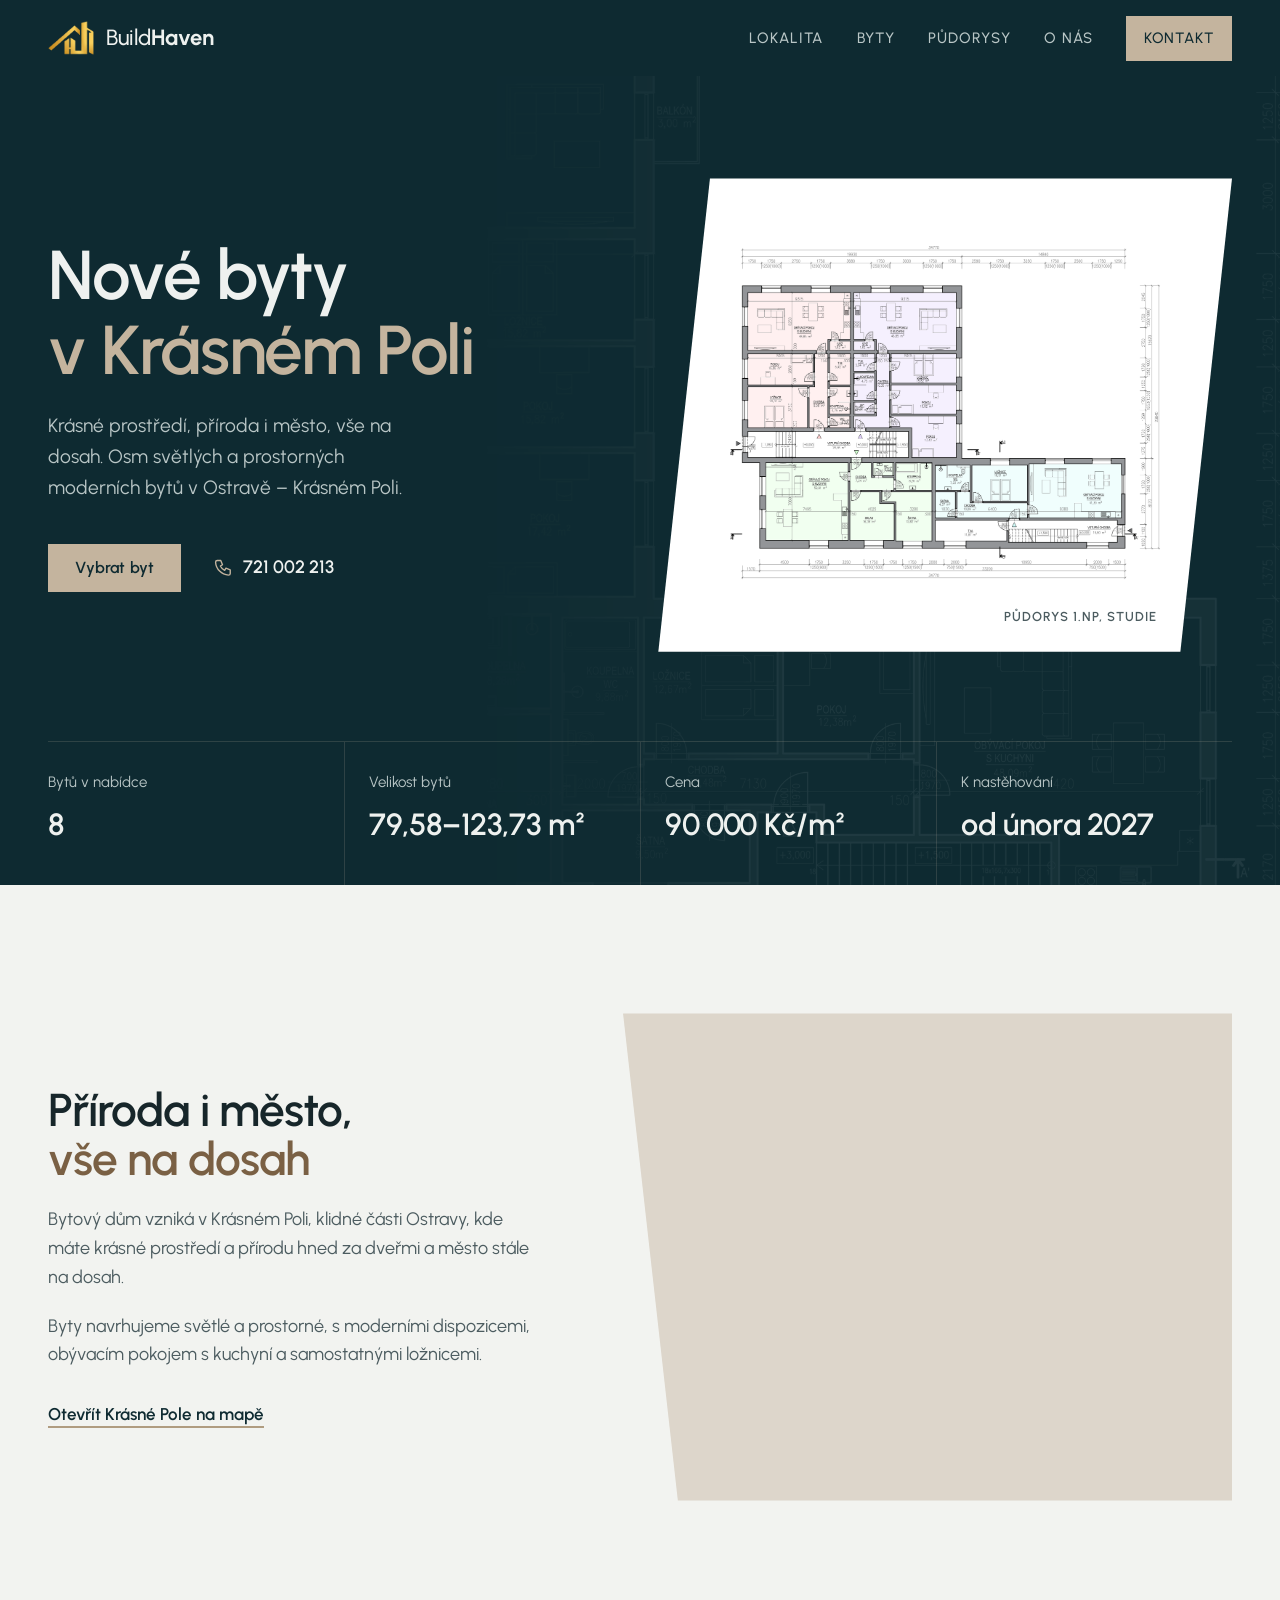
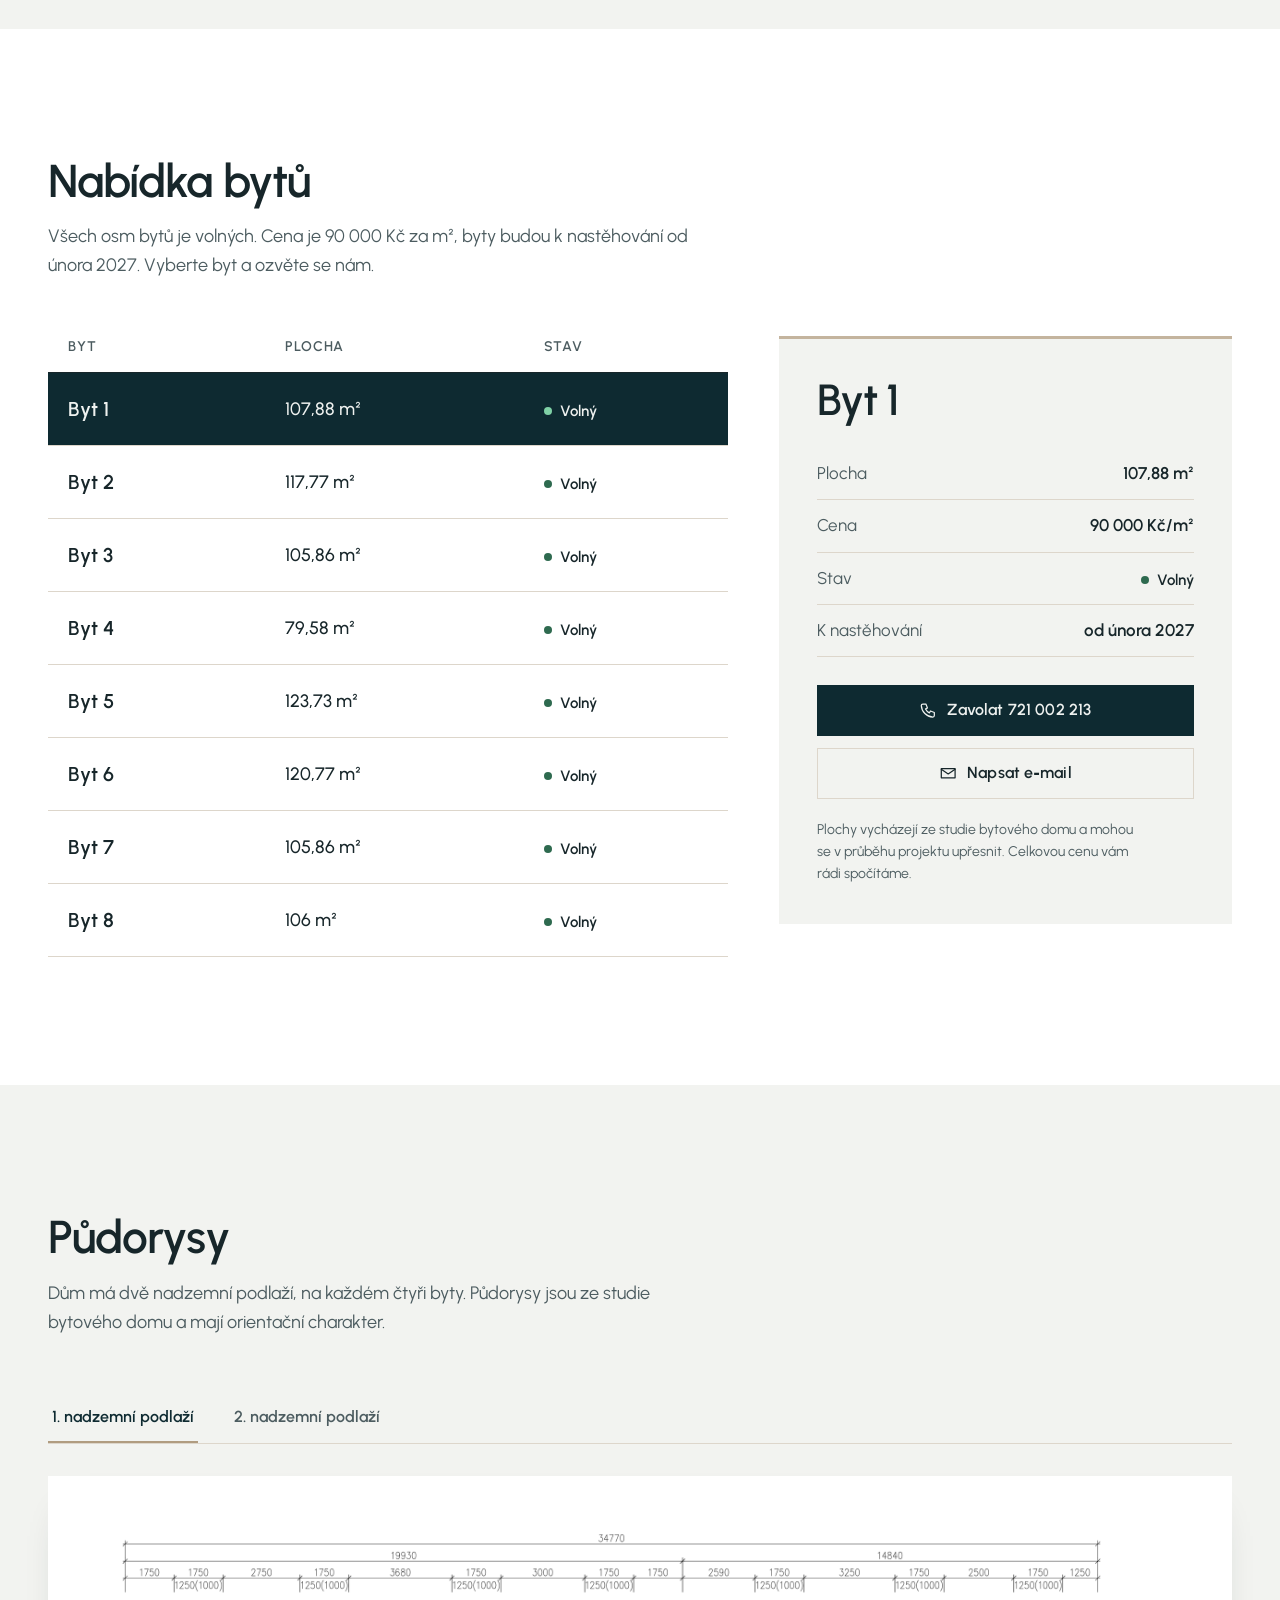
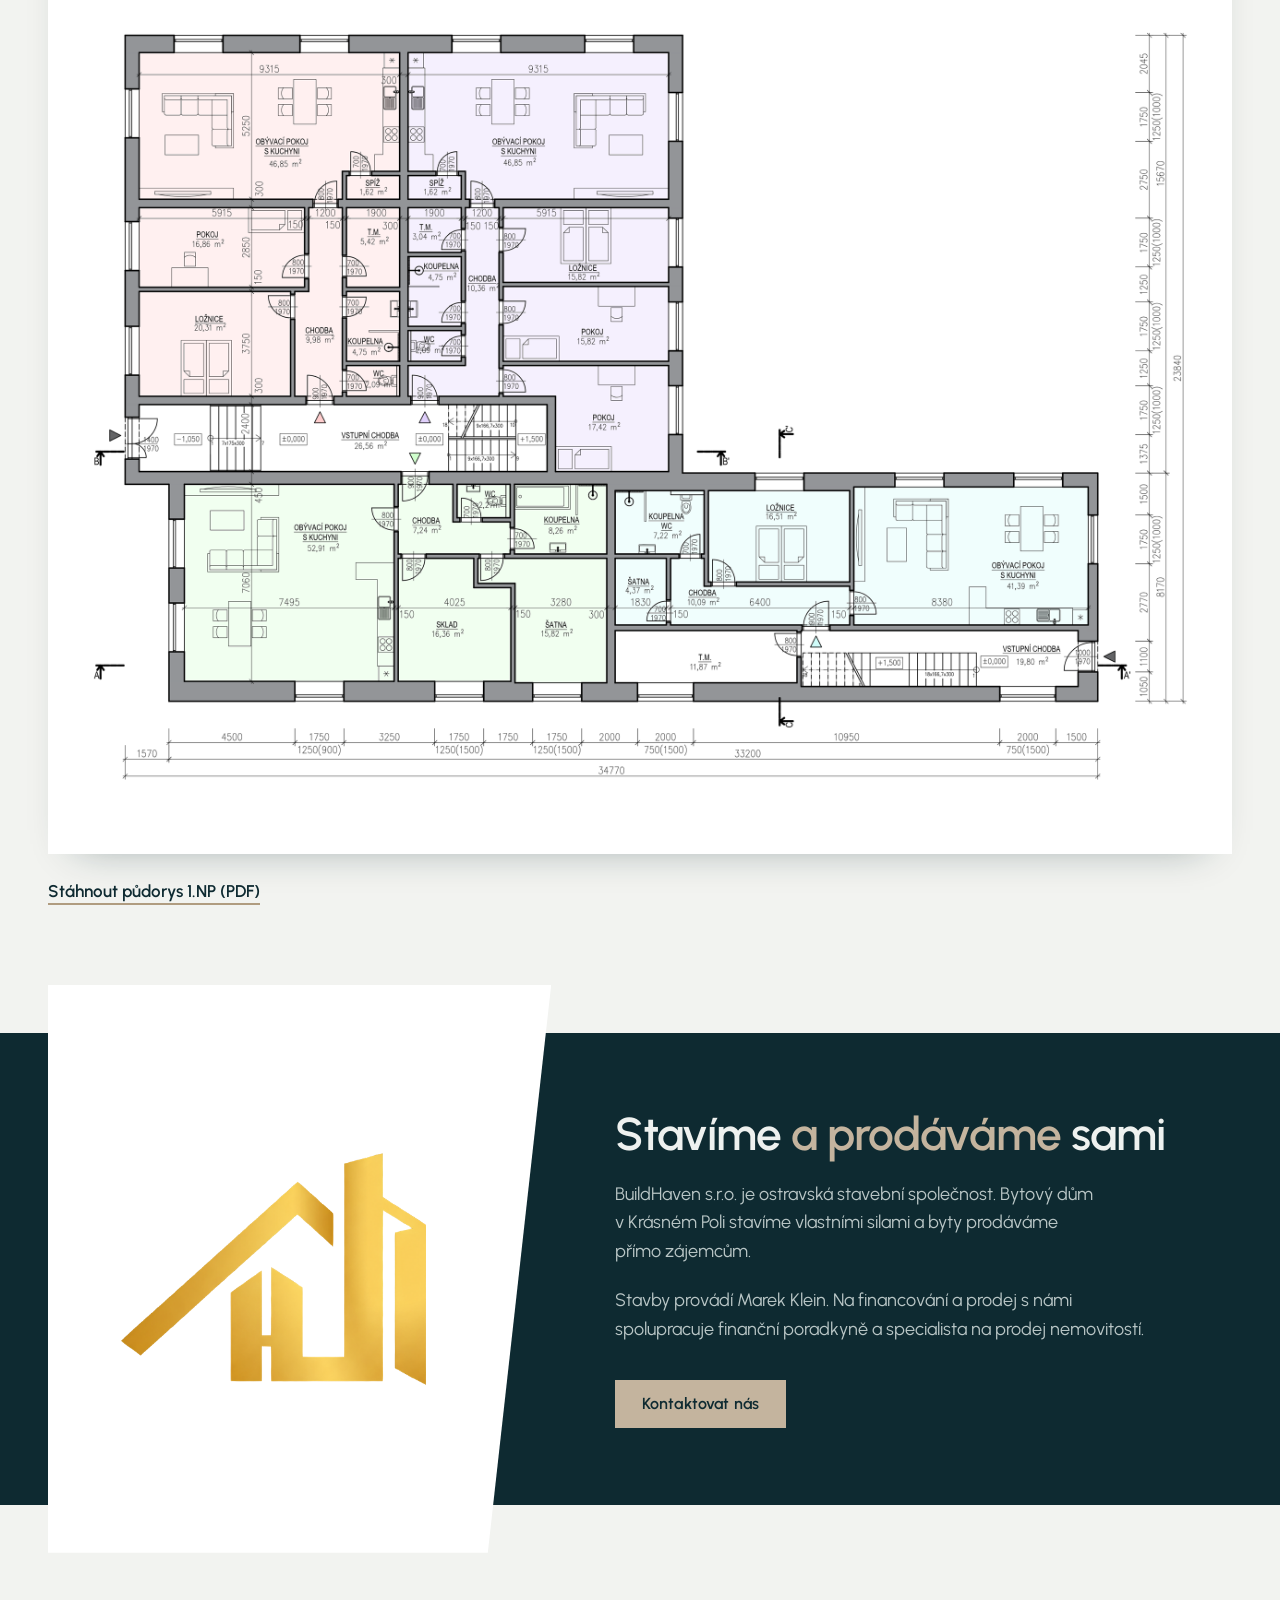
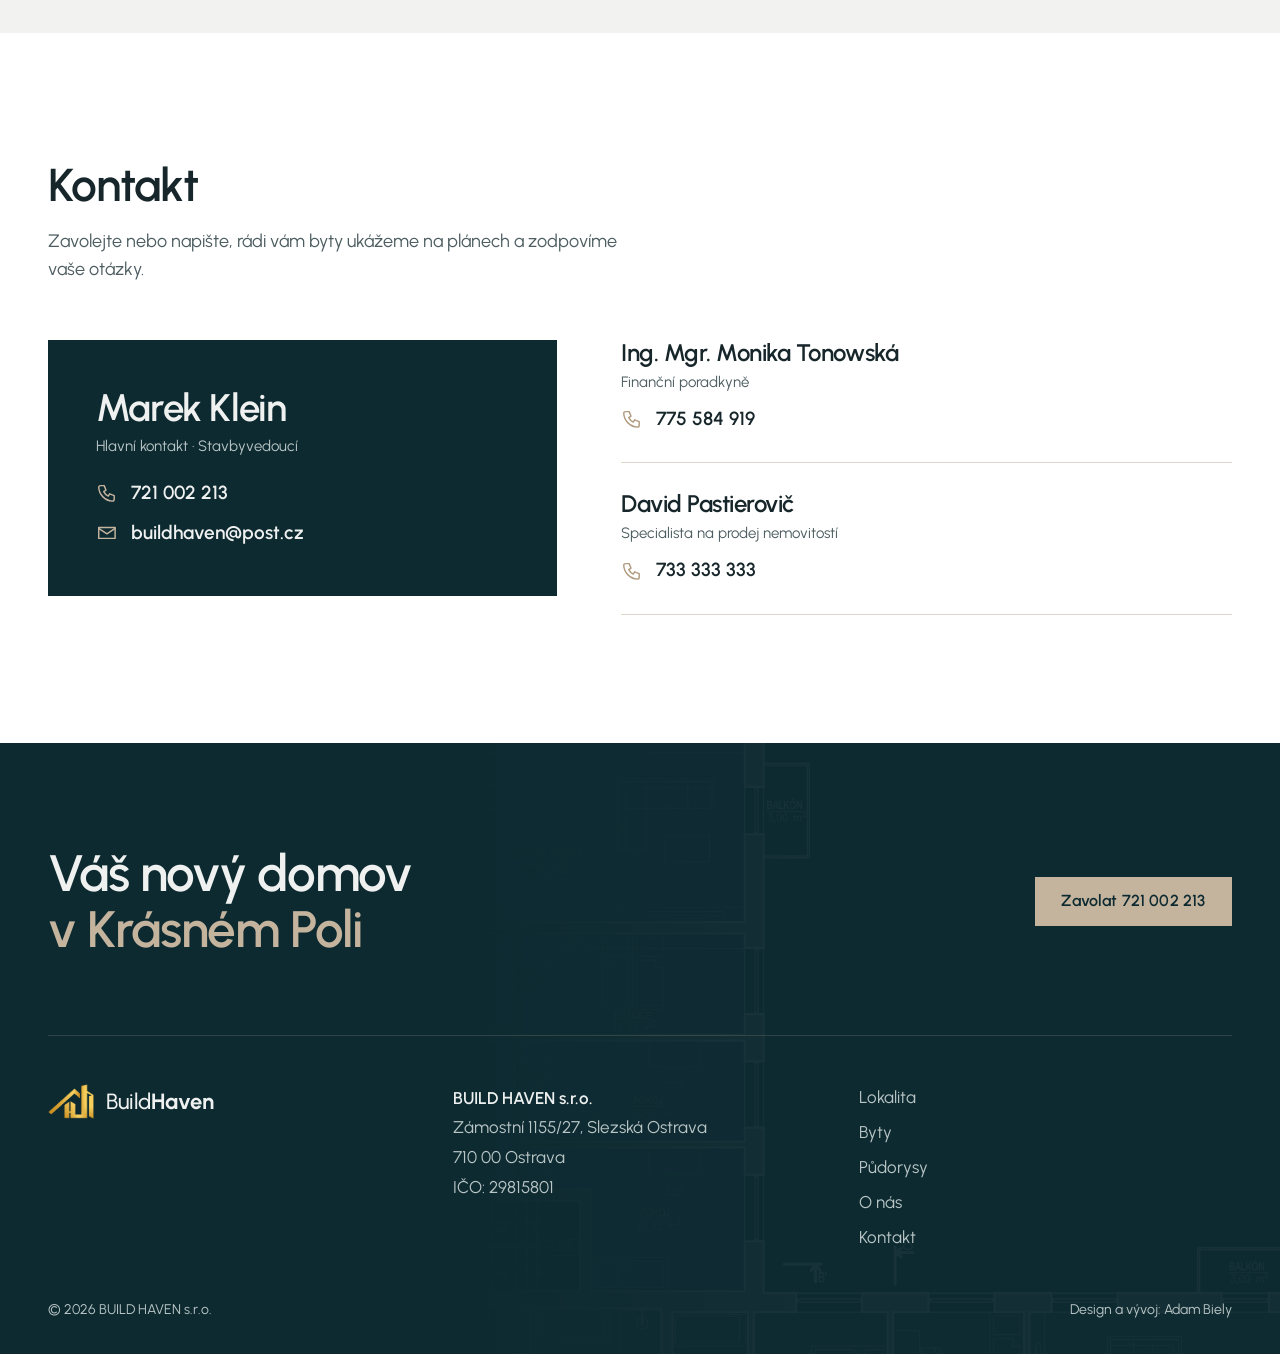
<file: index.html>
<!doctype html>
<html lang="cs">
<head>
  <meta charset="utf-8">
  <meta name="viewport" content="width=device-width, initial-scale=1">
  <title>Nové byty Krásné Pole | BuildHaven</title>
  <meta name="description" content="8 nových bytů v Ostravě – Krásném Poli. 79,58–123,73 m², 90 000 Kč/m², k nastěhování od února 2027. Stavíme a prodáváme BuildHaven s.r.o.">
  <meta name="theme-color" content="#0E2A31">
  <link rel="icon" type="image/png" href="assets/logo-mark.png">
  <link rel="preload" href="assets/fonts/urbanist-latin.woff2" as="font" type="font/woff2" crossorigin>
  <link rel="stylesheet" href="styles.css">
</head>
<body>
  <a class="skip" href="#obsah">Přeskočit na obsah</a>

  <header class="site-header" data-header>
    <div class="wrap header-inner">
      <a class="brand" href="#top" aria-label="BuildHaven – úvod">
        <img src="assets/logo-mark.png" alt="" width="489" height="372">
        <span>Build<b>Haven</b></span>
      </a>
      <button class="menu-toggle" type="button" aria-expanded="false" aria-controls="menu" data-menu-toggle>
        <span class="menu-toggle-bars" aria-hidden="true"></span>
        <span class="sr">Menu</span>
      </button>
      <nav class="nav" id="menu" aria-label="Hlavní navigace">
        <a href="#lokalita">Lokalita</a>
        <a href="#byty">Byty</a>
        <a href="#pudorysy">Půdorysy</a>
        <a href="#o-nas">O nás</a>
        <a href="#kontakt" class="nav-cta">Kontakt</a>
      </nav>
    </div>
  </header>

  <main id="obsah">
    <section class="hero" id="top">
      <div class="hero-lines" aria-hidden="true"></div>
      <div class="wrap hero-grid">
        <div class="hero-copy">
          <h1>Nové byty <span class="hl">v&nbsp;Krásném Poli</span></h1>
          <p class="hero-lead">Krásné prostředí, příroda i&nbsp;město, vše na dosah. Osm světlých a&nbsp;prostorných moderních bytů v&nbsp;Ostravě – Krásném Poli.</p>
          <div class="hero-actions">
            <a class="btn" href="#byty">Vybrat byt</a>
            <a class="hero-phone" href="tel:+420721002213">
              <svg viewBox="0 0 24 24" aria-hidden="true"><path d="M5 4h4l2 5-2.5 1.5a11 11 0 0 0 5 5L15 13l5 2v4a2 2 0 0 1-2 2A16 16 0 0 1 3 6a2 2 0 0 1 2-2"/></svg>
              721&nbsp;002&nbsp;213
            </a>
          </div>
        </div>
        <figure class="hero-frame" data-hero-frame>
          <img src="assets/plans/pudorys-1np.png" alt="Půdorys 1. nadzemního podlaží bytového domu v Krásném Poli" width="2400" height="1954">
          <figcaption>Půdorys 1.NP, studie</figcaption>
        </figure>
      </div>
      <div class="wrap">
        <dl class="facts">
          <div><dt>Bytů v&nbsp;nabídce</dt><dd>8</dd></div>
          <div><dt>Velikost bytů</dt><dd>79,58–123,73&nbsp;m²</dd></div>
          <div><dt>Cena</dt><dd>90&nbsp;000&nbsp;Kč/m²</dd></div>
          <div><dt>K&nbsp;nastěhování</dt><dd>od února 2027</dd></div>
        </dl>
      </div>
    </section>

    <section class="section location" id="lokalita">
      <div class="wrap location-grid">
        <div class="location-copy">
          <h2>Příroda i&nbsp;město, <span class="hl-dark">vše na dosah</span></h2>
          <p>Bytový dům vzniká v&nbsp;Krásném Poli, klidné části Ostravy, kde máte krásné prostředí a&nbsp;přírodu hned za dveřmi a&nbsp;město stále na dosah.</p>
          <p>Byty navrhujeme světlé a&nbsp;prostorné, s&nbsp;moderními dispozicemi, obývacím pokojem s&nbsp;kuchyní a&nbsp;samostatnými ložnicemi.</p>
          <a class="text-link" href="https://mapy.cz/zakladni?q=Kr%C3%A1sn%C3%A9%20Pole%2C%20Ostrava" target="_blank" rel="noopener">Otevřít Krásné Pole na mapě</a>
        </div>
        <div class="map-frame">
          <iframe title="Mapa: Krásné Pole, Ostrava" loading="lazy" referrerpolicy="no-referrer-when-downgrade"
            src="https://www.google.com/maps?q=Kr%C3%A1sn%C3%A9+Pole,+Ostrava&z=13&output=embed"></iframe>
        </div>
      </div>
    </section>

    <section class="section units" id="byty">
      <div class="wrap">
        <div class="section-head">
          <h2>Nabídka bytů</h2>
          <p>Všech osm bytů je volných. Cena je 90&nbsp;000&nbsp;Kč za m², byty budou k&nbsp;nastěhování od února 2027. Vyberte byt a&nbsp;ozvěte se nám.</p>
        </div>

        <div class="units-grid">
          <div class="unit-table">
            <div class="unit-row unit-row-head" aria-hidden="true">
              <span>Byt</span>
              <span>Plocha</span>
              <span>Stav</span>
            </div>
            <ul class="unit-list" aria-label="Přehled bytů" data-unit-list></ul>
          </div>

          <aside class="unit-detail" aria-live="polite" data-unit-detail>
            <h3 data-d-name>Byt 1</h3>
            <dl class="unit-detail-specs">
              <div><dt>Plocha</dt><dd data-d-area>107,88 m²</dd></div>
              <div><dt>Cena</dt><dd>90&nbsp;000&nbsp;Kč/m²</dd></div>
              <div><dt>Stav</dt><dd><span class="status">Volný</span></dd></div>
              <div><dt>K&nbsp;nastěhování</dt><dd>od února 2027</dd></div>
            </dl>
            <div class="unit-detail-actions">
              <a class="btn btn-dark" href="tel:+420721002213">
                <svg viewBox="0 0 24 24" aria-hidden="true"><path d="M5 4h4l2 5-2.5 1.5a11 11 0 0 0 5 5L15 13l5 2v4a2 2 0 0 1-2 2A16 16 0 0 1 3 6a2 2 0 0 1 2-2"/></svg>
                Zavolat 721&nbsp;002&nbsp;213
              </a>
              <a class="btn btn-ghost" data-d-mail href="mailto:buildhaven@post.cz?subject=Z%C3%A1jem%20o%20Byt%201">
                <svg viewBox="0 0 24 24" aria-hidden="true"><path d="M3 6h18v12H3z"/><path d="m3 7 9 6 9-6"/></svg>
                Napsat e‑mail
              </a>
            </div>
            <p class="unit-detail-note">Plochy vycházejí ze studie bytového domu a&nbsp;mohou se v&nbsp;průběhu projektu upřesnit. Celkovou cenu vám rádi spočítáme.</p>
          </aside>
        </div>
      </div>
    </section>

    <section class="section plans" id="pudorysy">
      <div class="wrap">
        <div class="section-head">
          <h2>Půdorysy</h2>
          <p>Dům má dvě nadzemní podlaží, na každém čtyři byty. Půdorysy jsou ze studie bytového domu a&nbsp;mají orientační charakter.</p>
        </div>
        <div class="plan-tabs" role="tablist" aria-label="Podlaží">
          <button role="tab" id="tab-1np" aria-controls="panel-1np" aria-selected="true" data-tab>1. nadzemní podlaží</button>
          <button role="tab" id="tab-2np" aria-controls="panel-2np" aria-selected="false" tabindex="-1" data-tab>2. nadzemní podlaží</button>
        </div>
        <div class="plan-panel" role="tabpanel" id="panel-1np" aria-labelledby="tab-1np">
          <a class="plan-image" href="assets/plans/pudorys-1np.png" target="_blank" rel="noopener">
            <img src="assets/plans/pudorys-1np.png" alt="Půdorys 1. nadzemního podlaží se čtyřmi byty" width="2400" height="1954" loading="lazy">
            <span class="plan-zoom">Zvětšit</span>
          </a>
          <a class="text-link" href="floorplan1.pdf" download>Stáhnout půdorys 1.NP (PDF)</a>
        </div>
        <div class="plan-panel" role="tabpanel" id="panel-2np" aria-labelledby="tab-2np" hidden>
          <a class="plan-image" href="assets/plans/pudorys-2np.png" target="_blank" rel="noopener">
            <img src="assets/plans/pudorys-2np.png" alt="Půdorys 2. nadzemního podlaží se čtyřmi byty a balkony" width="2400" height="1954" loading="lazy">
            <span class="plan-zoom">Zvětšit</span>
          </a>
          <a class="text-link" href="floorplan2.pdf" download>Stáhnout půdorys 2.NP (PDF)</a>
        </div>
      </div>
    </section>

    <section class="section gallery" id="vizualizace" hidden data-gallery>
      <div class="wrap">
        <div class="section-head">
          <h2>Vizualizace</h2>
        </div>
        <div class="gallery-grid" data-gallery-grid></div>
      </div>
    </section>

    <section class="about" id="o-nas">
      <div class="wrap about-grid">
        <figure class="about-frame" data-about-frame>
          <img src="assets/logo-mark.png" alt="" width="489" height="372" loading="lazy">
        </figure>
        <div class="about-copy">
          <h2>Stavíme <span class="hl">a&nbsp;prodáváme</span> sami</h2>
          <p>BuildHaven s.r.o. je ostravská stavební společnost. Bytový dům v&nbsp;Krásném Poli stavíme vlastními silami a&nbsp;byty prodáváme přímo zájemcům.</p>
          <p>Stavby provádí Marek Klein. Na financování a&nbsp;prodej s&nbsp;námi spolupracuje finanční poradkyně a&nbsp;specialista na prodej nemovitostí.</p>
          <a class="btn" href="#kontakt">Kontaktovat nás</a>
        </div>
      </div>
    </section>

    <section class="section contact" id="kontakt">
      <div class="wrap">
        <div class="section-head">
          <h2>Kontakt</h2>
          <p>Zavolejte nebo napište, rádi vám byty ukážeme na plánech a&nbsp;zodpovíme vaše otázky.</p>
        </div>
        <div class="contact-grid">
          <div class="contact-main">
            <h3>Marek Klein</h3>
            <p class="contact-role">Hlavní kontakt · Stavbyvedoucí</p>
            <a class="contact-line" href="tel:+420721002213">
              <svg viewBox="0 0 24 24" aria-hidden="true"><path d="M5 4h4l2 5-2.5 1.5a11 11 0 0 0 5 5L15 13l5 2v4a2 2 0 0 1-2 2A16 16 0 0 1 3 6a2 2 0 0 1 2-2"/></svg>
              721&nbsp;002&nbsp;213
            </a>
            <a class="contact-line" href="mailto:buildhaven@post.cz">
              <svg viewBox="0 0 24 24" aria-hidden="true"><path d="M3 6h18v12H3z"/><path d="m3 7 9 6 9-6"/></svg>
              buildhaven@post.cz
            </a>
          </div>
          <ul class="contact-list">
            <li>
              <h3>Ing. Mgr. Monika Tonowská</h3>
              <p class="contact-role">Finanční poradkyně</p>
              <a class="contact-line" href="tel:+420775584919">
                <svg viewBox="0 0 24 24" aria-hidden="true"><path d="M5 4h4l2 5-2.5 1.5a11 11 0 0 0 5 5L15 13l5 2v4a2 2 0 0 1-2 2A16 16 0 0 1 3 6a2 2 0 0 1 2-2"/></svg>
                775&nbsp;584&nbsp;919
              </a>
            </li>
            <li>
              <h3>David Pastierovič</h3>
              <p class="contact-role">Specialista na prodej nemovitostí</p>
              <a class="contact-line" href="tel:+420733333333">
                <svg viewBox="0 0 24 24" aria-hidden="true"><path d="M5 4h4l2 5-2.5 1.5a11 11 0 0 0 5 5L15 13l5 2v4a2 2 0 0 1-2 2A16 16 0 0 1 3 6a2 2 0 0 1 2-2"/></svg>
                733&nbsp;333&nbsp;333
              </a>
            </li>
          </ul>
        </div>
      </div>
    </section>
  </main>

  <footer class="site-footer">
    <div class="hero-lines" aria-hidden="true"></div>
    <div class="wrap">
      <div class="closing">
        <p class="closing-title">Váš nový domov <span class="hl">v&nbsp;Krásném Poli</span></p>
        <a class="btn" href="tel:+420721002213">Zavolat 721&nbsp;002&nbsp;213</a>
      </div>
      <div class="footer-grid">
        <a class="brand" href="#top" aria-label="BuildHaven – zpět nahoru">
          <img src="assets/logo-mark.png" alt="" width="489" height="372">
          <span>Build<b>Haven</b></span>
        </a>
        <address>
          <strong>BUILD HAVEN s.r.o.</strong><br>
          Zámostní 1155/27, Slezská Ostrava<br>
          710&nbsp;00 Ostrava<br>
          IČO: 29815801
        </address>
        <nav class="footer-nav" aria-label="Patička">
          <a href="#lokalita">Lokalita</a>
          <a href="#byty">Byty</a>
          <a href="#pudorysy">Půdorysy</a>
          <a href="#o-nas">O nás</a>
          <a href="#kontakt">Kontakt</a>
        </nav>
      </div>
      <div class="footer-bottom">
        <p>© 2026 BUILD HAVEN s.r.o.</p>
        <p>Design a&nbsp;vývoj: Adam Biely</p>
      </div>
    </div>
  </footer>

  <script src="script.js"></script>
</body>
</html>
</file>
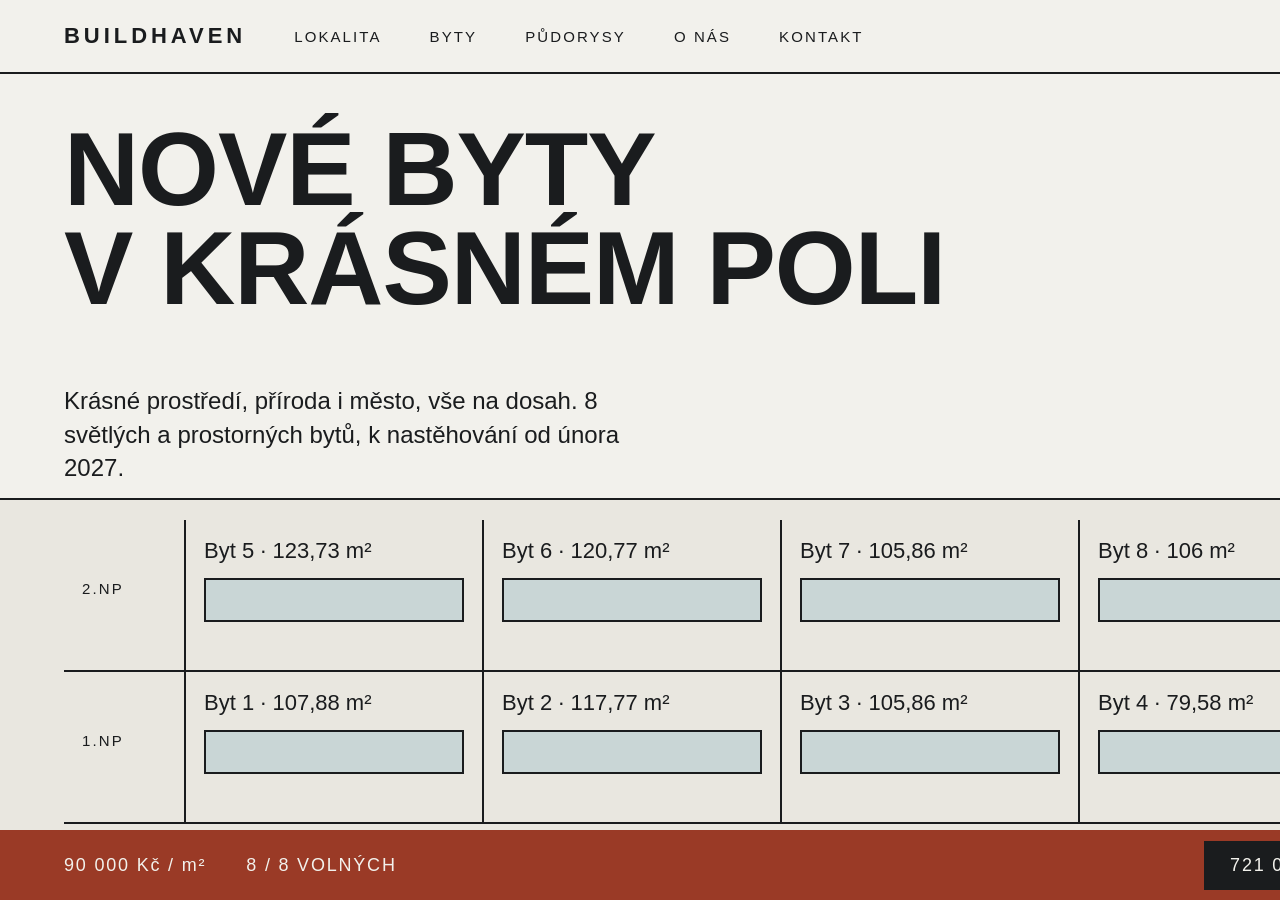
<file: .impeccable/mocks/decision/assigned.html>
<!doctype html><html lang="cs"><meta charset="utf-8"><style>
body{margin:0;width:1440px;height:900px;background:#F2F1EC;font-family:"Jost",Futura,"Century Gothic",sans-serif;color:#1A1C1E;overflow:hidden;position:relative}
.nav{position:absolute;top:0;left:0;right:0;height:72px;display:flex;align-items:center;gap:48px;padding:0 64px;border-bottom:2px solid #1A1C1E}
.nav b{font-size:22px;letter-spacing:.18em}.nav span{font-size:15px;letter-spacing:.14em;text-transform:uppercase}
.sign{position:absolute;right:64px;top:120px;writing-mode:vertical-rl;font-size:64px;letter-spacing:.3em;font-weight:600;color:#9A3A26}
h1{position:absolute;left:64px;top:120px;margin:0;font-size:104px;line-height:.95;font-weight:600;letter-spacing:-.01em;text-transform:uppercase;width:900px}
.lead{position:absolute;left:64px;top:360px;font-size:24px;width:620px;line-height:1.4}
.facade{position:absolute;left:0;right:0;bottom:0;height:380px;background:#E9E7E0;border-top:2px solid #1A1C1E}
.floor{display:grid;grid-template-columns:120px repeat(4,1fr);gap:0;margin:0 64px;border-bottom:2px solid #1A1C1E;height:150px}
.floor div{border-left:2px solid #1A1C1E;padding:18px;font-size:22px}
.floor div:first-child{border:0;font-size:15px;letter-spacing:.14em;padding-top:60px}
.floor div i{display:block;height:40px;margin-top:14px;background:#C9D6D6;border:2px solid #1A1C1E}
.plinth{position:absolute;left:0;right:0;bottom:0;height:70px;background:#9A3A26;color:#F2F1EC;display:flex;align-items:center;padding:0 64px;gap:40px;font-size:18px;letter-spacing:.1em}
.cta{margin-left:auto;background:#1A1C1E;padding:14px 26px}
</style><body>
<div class="nav"><b>BUILDHAVEN</b><span>Lokalita</span><span>Byty</span><span>Půdorysy</span><span>O nás</span><span>Kontakt</span></div>
<h1>Nové byty v&nbsp;Krásném Poli</h1>
<p class="lead">Krásné prostředí, příroda i město, vše na dosah. 8 světlých a prostorných bytů, k nastěhování od února 2027.</p>
<div class="sign">KRÁSNÉ POLE</div>
<div class="facade" style="padding-top:20px">
<div class="floor"><div>2.NP</div><div>Byt 5 · 123,73 m²<i></i></div><div>Byt 6 · 120,77 m²<i></i></div><div>Byt 7 · 105,86 m²<i></i></div><div>Byt 8 · 106 m²<i></i></div></div>
<div class="floor"><div>1.NP</div><div>Byt 1 · 107,88 m²<i></i></div><div>Byt 2 · 117,77 m²<i></i></div><div>Byt 3 · 105,86 m²<i></i></div><div>Byt 4 · 79,58 m²<i></i></div></div>
</div>
<div class="plinth"><span>90 000 Kč / m²</span><span>8 / 8 VOLNÝCH</span><span class="cta">721 002 213</span></div>
</body></html>
</file>
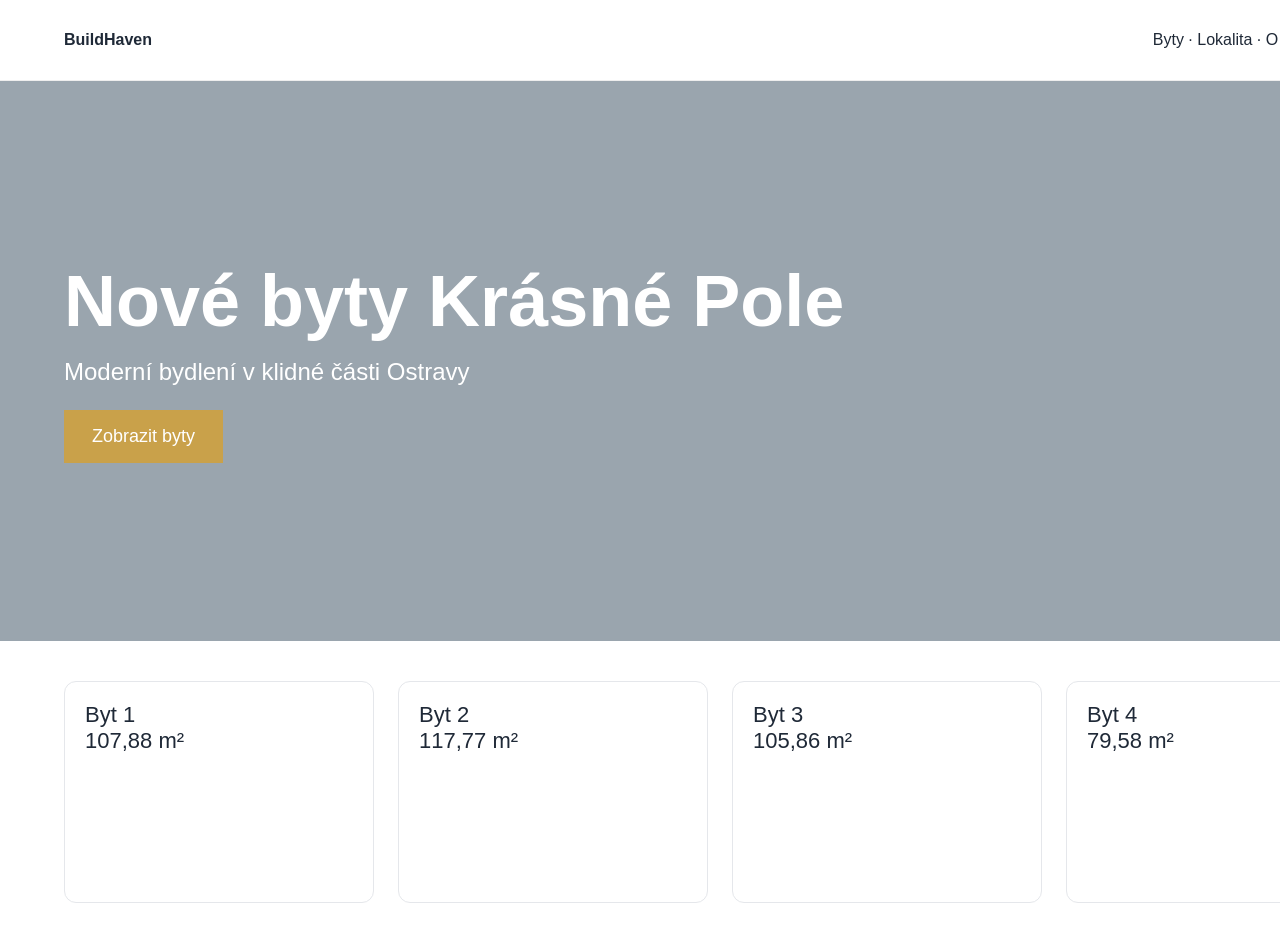
<file: .impeccable/mocks/decision/canon.html>
<!doctype html><html lang="cs"><meta charset="utf-8"><style>
body{margin:0;width:1440px;height:900px;background:#fff;font-family:Arial,sans-serif;color:#1F2937;overflow:hidden}
.nav{height:80px;display:flex;align-items:center;justify-content:space-between;padding:0 64px;border-bottom:1px solid #eee;font-size:16px}
.hero{height:560px;background:#9AA5AE;display:flex;flex-direction:column;justify-content:center;padding:0 64px;color:#fff}
.hero h1{font-size:72px;margin:0 0 16px}.hero p{font-size:24px;margin:0 0 24px}.hero a{background:#C9A14A;color:#fff;padding:16px 28px;width:max-content;font-size:18px}
.cards{display:grid;grid-template-columns:repeat(4,1fr);gap:24px;padding:40px 64px}.cards div{height:180px;border:1px solid #e5e7eb;border-radius:12px;padding:20px;font-size:22px}
</style><body><div class="nav"><b>BuildHaven</b><span>Byty · Lokalita · O nás · Kontakt</span></div>
<div class="hero"><h1>Nové byty Krásné Pole</h1><p>Moderní bydlení v klidné části Ostravy</p><a>Zobrazit byty</a></div>
<div class="cards"><div>Byt 1<br>107,88 m²</div><div>Byt 2<br>117,77 m²</div><div>Byt 3<br>105,86 m²</div><div>Byt 4<br>79,58 m²</div></div></body></html>
</file>
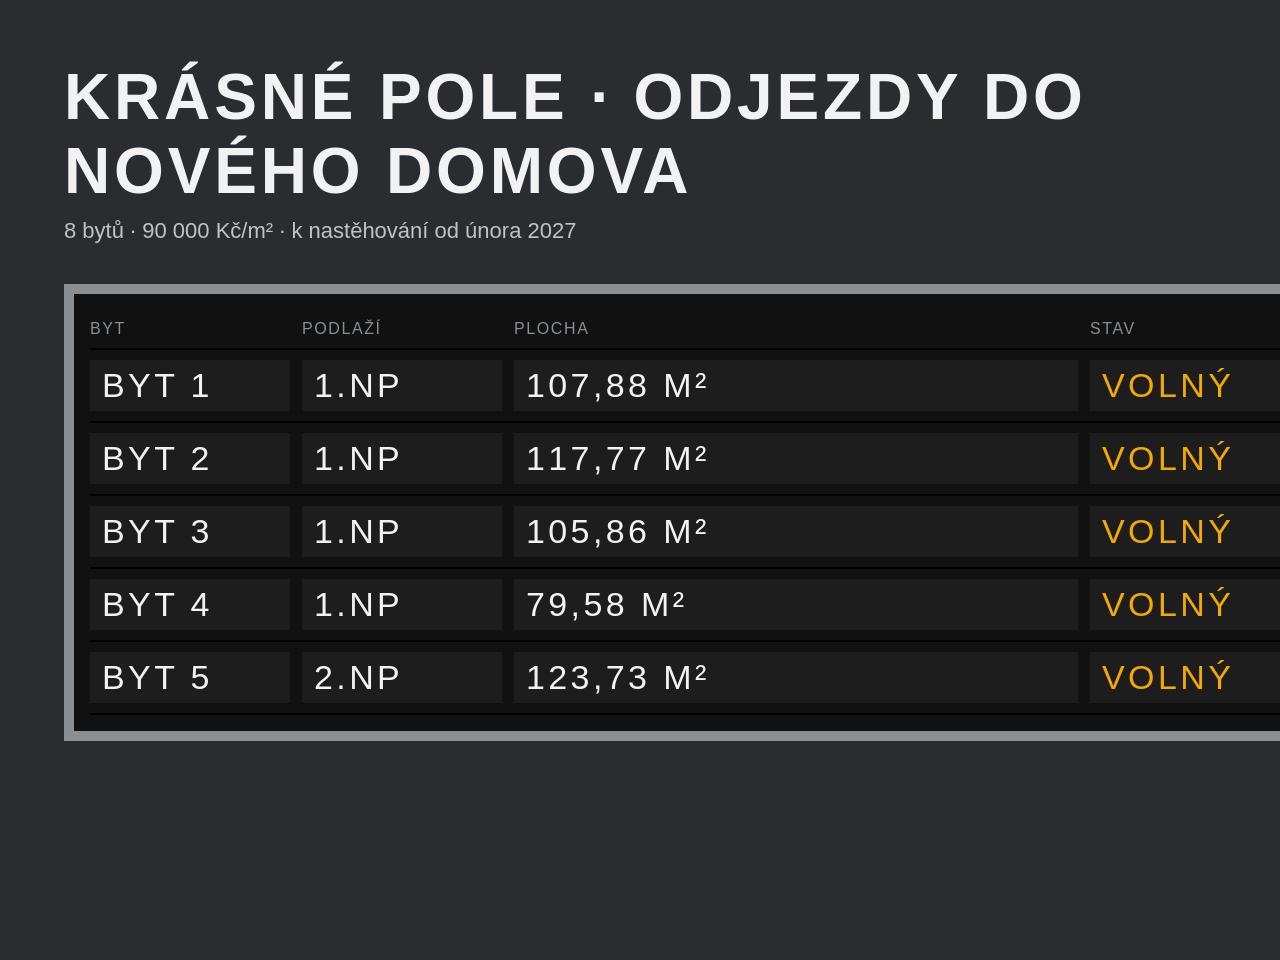
<file: .impeccable/mocks/decision/challenger-splitflap.html>
<!doctype html><html lang="cs"><meta charset="utf-8"><style>
body{margin:0;width:1440px;height:900px;background:#2A2D30;font-family:"Arial Narrow",Arial,sans-serif;color:#F2F2F2;overflow:hidden}
h1{margin:60px 64px 10px;font-size:64px;letter-spacing:.06em}
p{margin:0 64px 40px;font-size:22px;color:#BFC3C7}
.board{margin:0 64px;background:#111;border:10px solid #8A8F94;padding:16px}
.row{display:grid;grid-template-columns:200px 200px 1fr 260px;gap:12px;padding:10px 0;border-bottom:2px solid #000;font-size:34px;letter-spacing:.1em}
.row span{background:#1D1D1D;padding:6px 12px}.row .ok{color:#F2A900}
.head{font-size:16px;color:#8A8F94}
</style><body><h1>KRÁSNÉ POLE · ODJEZDY DO NOVÉHO DOMOVA</h1><p>8 bytů · 90 000 Kč/m² · k nastěhování od února 2027</p>
<div class="board"><div class="row head"><div>BYT</div><div>PODLAŽÍ</div><div>PLOCHA</div><div>STAV</div></div>
<div class="row"><span>BYT 1</span><span>1.NP</span><span>107,88 M²</span><span class="ok">VOLNÝ</span></div>
<div class="row"><span>BYT 2</span><span>1.NP</span><span>117,77 M²</span><span class="ok">VOLNÝ</span></div>
<div class="row"><span>BYT 3</span><span>1.NP</span><span>105,86 M²</span><span class="ok">VOLNÝ</span></div>
<div class="row"><span>BYT 4</span><span>1.NP</span><span>79,58 M²</span><span class="ok">VOLNÝ</span></div>
<div class="row"><span>BYT 5</span><span>2.NP</span><span>123,73 M²</span><span class="ok">VOLNÝ</span></div>
</div></body></html>
</file>
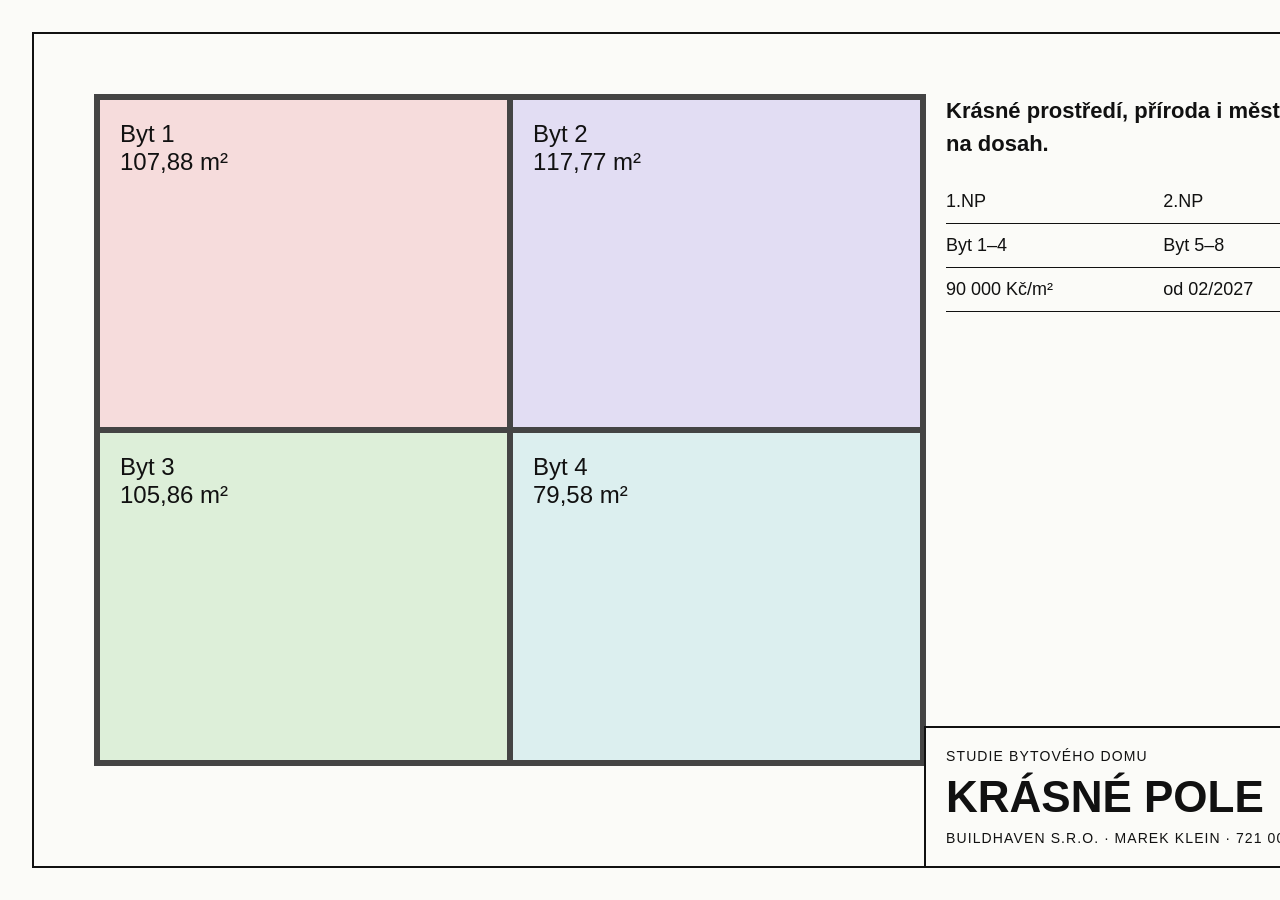
<file: .impeccable/mocks/decision/model-pick.html>
<!doctype html><html lang="cs"><meta charset="utf-8"><style>
body{margin:0;width:1440px;height:900px;background:#FBFBF8;font-family:Arial,sans-serif;color:#111;overflow:hidden;position:relative}
.sheet{position:absolute;inset:32px;border:2px solid #111}
.plan{position:absolute;left:60px;top:60px;width:820px;height:660px;border:6px solid #444;display:grid;grid-template-columns:1fr 1fr;grid-template-rows:1fr 1fr;gap:6px;background:#444}
.plan div{padding:20px;font-size:24px}
.title{position:absolute;right:0;bottom:0;width:440px;border-left:2px solid #111;border-top:2px solid #111;padding:20px;font-size:14px;letter-spacing:.08em;text-transform:uppercase}
.title h1{font-size:44px;margin:8px 0;letter-spacing:0}
.side{position:absolute;right:60px;top:60px;width:400px;font-size:22px;line-height:1.5}
.side table{width:100%;border-collapse:collapse;font-size:18px;margin-top:20px}.side td{border-bottom:1px solid #111;padding:8px 0}
</style><body><div class="sheet">
<div class="plan"><div style="background:#F6DCDC">Byt 1<br>107,88 m²</div><div style="background:#E2DDF3">Byt 2<br>117,77 m²</div><div style="background:#DDEFD9">Byt 3<br>105,86 m²</div><div style="background:#DCEFEF">Byt 4<br>79,58 m²</div></div>
<div class="side"><b>Krásné prostředí, příroda i město, vše na dosah.</b><table><tr><td>1.NP</td><td>2.NP</td></tr><tr><td>Byt 1–4</td><td>Byt 5–8</td></tr><tr><td>90 000 Kč/m²</td><td>od 02/2027</td></tr></table></div>
<div class="title">Studie bytového domu<h1>Krásné Pole</h1>BuildHaven s.r.o. · Marek Klein · 721 002 213</div>
</div></body></html>
</file>
<file: styles.css>
@font-face {
  font-family: "Urbanist"; font-style: normal; font-weight: 100 900; font-display: swap;
  src: url("assets/fonts/urbanist-latin-ext.woff2") format("woff2");
  unicode-range: U+0100-02BA, U+02BD-02C5, U+02C7-02CC, U+02CE-02D7, U+02DD-02FF, U+0304, U+0308, U+0329, U+1D00-1DBF, U+1E00-1E9F, U+1EF2-1EFF, U+2020, U+20A0-20AB, U+20AD-20C4, U+2113, U+2C60-2C7F, U+A720-A7FF;
}
@font-face {
  font-family: "Urbanist"; font-style: normal; font-weight: 100 900; font-display: swap;
  src: url("assets/fonts/urbanist-latin.woff2") format("woff2");
  unicode-range: U+0000-00FF, U+0131, U+0152-0153, U+02BB-02BC, U+02C6, U+02DA, U+02DC, U+0304, U+0308, U+0329, U+2000-206F, U+20AC, U+2122, U+2191, U+2193, U+2212, U+2215, U+FEFF, U+FFFD;
}

:root {
  --ink: #0e2a31;
  --ink-2: #163a43;
  --ink-line: rgba(196, 180, 158, 0.18);
  --paper: #f2f3f0;
  --white: #ffffff;
  --sand: #c4b49e;
  --sand-strong: #b09c80;
  --bronze: #7a6044;
  --text: #17262a;
  --text-2: #4c5c60;
  --on-ink: #eef1ef;
  --on-ink-2: #b9c6c6;
  --rule: #ddd6cb;
  --ok: #2e6a4f;

  --font: "Urbanist", "Segoe UI", system-ui, sans-serif;
  --wrap: 1240px;
  --gutter: clamp(16px, 4vw, 48px);
  --section: clamp(72px, 10vw, 136px);
  --ease: cubic-bezier(0.16, 1, 0.3, 1);
  --slant: 9%;
}

*, *::before, *::after { box-sizing: border-box; }

html {
  scroll-behavior: smooth;
  scroll-padding-top: 84px;
  scrollbar-color: var(--sand-strong) var(--paper);
  -webkit-text-size-adjust: 100%;
}
@media (prefers-reduced-motion: reduce) {
  html { scroll-behavior: auto; }
  *, *::before, *::after { animation: none !important; transition: none !important; }
}

body {
  margin: 0;
  font-family: var(--font);
  font-size: 1.0625rem;
  line-height: 1.6;
  color: var(--text);
  background: var(--paper);
  font-feature-settings: "kern", "liga";
  -webkit-font-smoothing: antialiased;
}

::selection { background: var(--sand); color: var(--ink); }

[hidden] { display: none !important; }
img { display: block; max-width: 100%; height: auto; }
a { color: inherit; }
h1, h2, h3 { margin: 0; line-height: 1.08; font-weight: 600; letter-spacing: -0.02em; text-wrap: balance; }
p { margin: 0; text-wrap: pretty; }

:focus-visible { outline: 2px solid var(--sand-strong); outline-offset: 3px; border-radius: 1px; }

svg { width: 1.15em; height: 1.15em; fill: none; stroke: currentColor; stroke-width: 1.6; stroke-linecap: round; stroke-linejoin: round; flex: none; }

.sr { position: absolute; width: 1px; height: 1px; overflow: hidden; clip: rect(0 0 0 0); white-space: nowrap; }
.skip { position: absolute; left: 16px; top: -60px; z-index: 100; background: var(--sand); color: var(--ink); padding: 10px 16px; font-weight: 600; text-decoration: none; }
.skip:focus { top: 12px; }

.wrap { width: 100%; max-width: calc(var(--wrap) + 2 * var(--gutter)); margin: 0 auto; padding: 0 var(--gutter); }

.hl { color: var(--sand); }
.hl-dark { color: var(--bronze); }

/* Buttons and links */
.btn {
  display: inline-flex; align-items: center; gap: 0.6em;
  padding: 0.95em 1.6em;
  background: var(--sand); color: var(--ink);
  font: 600 1rem/1 var(--font); letter-spacing: 0.01em;
  text-decoration: none; border: 1px solid var(--sand);
  transition: background-color 0.3s var(--ease), color 0.3s var(--ease), border-color 0.3s var(--ease), transform 0.3s var(--ease);
}
.btn:hover { background: var(--white); border-color: var(--white); }
.btn:active { transform: translateY(1px); }
.btn-dark { background: var(--ink); border-color: var(--ink); color: var(--on-ink); }
.btn-dark:hover { background: var(--ink-2); border-color: var(--ink-2); }
.btn-ghost { background: transparent; border-color: var(--rule); color: var(--text); }
.btn-ghost:hover { background: var(--white); border-color: var(--sand-strong); }

.text-link {
  display: inline-block; font-weight: 600; color: var(--ink);
  text-decoration: underline; text-decoration-color: var(--sand-strong);
  text-decoration-thickness: 2px; text-underline-offset: 6px;
  transition: text-decoration-color 0.25s var(--ease);
}
.text-link:hover { text-decoration-color: var(--ink); }

/* Header */
.site-header {
  background: var(--ink);
  position: fixed; inset: 0 0 auto; z-index: 50;
  color: var(--on-ink);
  transition: background-color 0.4s var(--ease), box-shadow 0.4s var(--ease);
}
.site-header.is-solid, .site-header.menu-open { box-shadow: 0 8px 24px -16px rgba(0, 0, 0, 0.6); }
.header-inner { display: flex; align-items: center; justify-content: space-between; height: 76px; }

.brand { display: inline-flex; align-items: center; gap: 12px; text-decoration: none; }
.brand img { width: 46px; height: auto; }
.brand span { font-size: 1.375rem; font-weight: 500; letter-spacing: 0.01em; }
.brand b { font-weight: 700; }

.nav { display: flex; align-items: center; gap: clamp(20px, 2.6vw, 40px); }
.nav a {
  font-size: 0.9375rem; font-weight: 500; letter-spacing: 0.06em; text-transform: uppercase;
  text-decoration: none; color: var(--on-ink-2);
  transition: color 0.25s var(--ease);
}
.nav a:hover { color: var(--white); }
.nav .nav-cta { color: var(--ink); background: var(--sand); padding: 0.7em 1.2em; }
.nav .nav-cta:hover { color: var(--ink); background: var(--white); }

.menu-toggle { display: none; }

/* Hero */
.hero {
  position: relative; overflow: hidden;
  background: var(--ink); color: var(--on-ink);
  padding: calc(76px + clamp(48px, 8vw, 112px)) 0 0;
}
.hero-lines {
  position: absolute; inset: 0; pointer-events: none;
  background-image: url("assets/plans/pudorys-2np.png");
  background-size: 1500px auto; background-position: 70% 40%; background-repeat: no-repeat;
  filter: invert(1); mix-blend-mode: screen; opacity: 0.07;
  -webkit-mask-image: linear-gradient(90deg, transparent 0%, transparent 38%, #000 62%);
  mask-image: linear-gradient(90deg, transparent 0%, transparent 38%, #000 62%);
}
.hero-grid {
  position: relative;
  display: grid; grid-template-columns: minmax(0, 1fr) minmax(0, 1.05fr);
  gap: clamp(32px, 5vw, 80px); align-items: center;
}
.hero h1 { font-size: clamp(2.6rem, 5.4vw, 4.75rem); font-weight: 600; }
.hero h1 .hl { display: block; }
.hero-lead { margin-top: 24px; max-width: 34ch; font-size: clamp(1.125rem, 1.5vw, 1.3rem); color: var(--on-ink-2); }
.hero-actions { margin-top: 40px; display: flex; flex-wrap: wrap; align-items: center; gap: 16px 32px; }
.hero-phone {
  display: inline-flex; align-items: center; gap: 0.55em;
  font-size: 1.125rem; font-weight: 600; text-decoration: none; color: var(--on-ink);
  font-variant-numeric: tabular-nums;
}
.hero-phone svg { color: var(--sand); }
.hero-phone:hover { color: var(--sand); }

.hero-frame {
  position: relative; margin: 0;
  background: var(--white);
  clip-path: polygon(var(--slant) 0, 100% 0, calc(100% - var(--slant)) 100%, 0 100%);
  aspect-ratio: 4 / 3.3;
  display: grid; place-items: center;
  padding: 6% 12%;
  animation: frame-in 1.4s var(--ease) 0.15s both;
}
.hero-frame img { width: 100%; height: 100%; object-fit: contain; }
.hero-frame.is-photo { padding: 0; }
.hero-frame.is-photo img { object-fit: cover; }
.hero-frame.is-photo figcaption { background: rgba(14, 42, 49, 0.85); color: var(--on-ink); padding: 6px 12px; }
.hero-frame figcaption {
  position: absolute; right: calc(var(--slant) + 4%); bottom: 5%;
  font-size: 0.8125rem; font-weight: 600; letter-spacing: 0.08em; text-transform: uppercase; color: var(--text-2);
}
@keyframes frame-in {
  from { clip-path: polygon(var(--slant) 0, var(--slant) 0, 0 100%, 0 100%); }
}

.facts {
  position: relative;
  margin: clamp(56px, 7vw, 96px) 0 0;
  display: grid; grid-template-columns: repeat(4, 1fr);
  border-top: 1px solid var(--ink-line);
}
.facts > div { padding: 28px 24px 36px 0; }
.facts > div + div { padding-left: 24px; border-left: 1px solid var(--ink-line); }
.facts dt { font-size: 0.9375rem; color: var(--on-ink-2); }
.facts dd { margin: 6px 0 0; font-size: clamp(1.5rem, 2.4vw, 2.125rem); font-weight: 600; letter-spacing: -0.01em; font-variant-numeric: tabular-nums; }

/* Sections */
.section { padding: var(--section) 0; }
.section-head { max-width: 640px; margin-bottom: clamp(36px, 5vw, 56px); }
.section-head h2, .location h2, .about h2 { font-size: clamp(2rem, 3.6vw, 3rem); }
.section-head p { margin-top: 16px; color: var(--text-2); font-size: 1.125rem; }

/* Location */
.location { background: var(--paper); }
.location-grid { display: grid; grid-template-columns: minmax(0, 0.9fr) minmax(0, 1.1fr); gap: clamp(40px, 6vw, 96px); align-items: center; }
.location-copy p { margin-top: 20px; color: var(--text-2); font-size: 1.125rem; max-width: 46ch; }
.location-copy .text-link { margin-top: 32px; }
.map-frame {
  position: relative; aspect-ratio: 5 / 4; background: var(--rule);
  clip-path: polygon(0 0, 100% 0, 100% 100%, var(--slant) 100%);
}
.map-frame iframe { position: absolute; inset: 0; width: 100%; height: 100%; border: 0; filter: grayscale(0.65) contrast(1.02); }

/* Units */
.units { background: var(--white); }
.units-grid { display: grid; grid-template-columns: minmax(0, 1.5fr) minmax(300px, 1fr); gap: clamp(32px, 4vw, 64px); align-items: start; }

.unit-list { list-style: none; margin: 0; padding: 0; }
.unit-row {
  display: grid; grid-template-columns: 1fr 1.2fr 0.8fr; align-items: center; gap: 12px;
  width: 100%; padding: 20px 20px; text-align: left;
  font: inherit; color: inherit; background: none; border: 0; border-bottom: 1px solid var(--rule);
  cursor: pointer; font-variant-numeric: tabular-nums;
  transition: background-color 0.25s var(--ease), color 0.25s var(--ease);
}
.unit-row-head {
  cursor: default; padding-top: 0; padding-bottom: 14px; border-bottom: 1px solid var(--text);
  font-size: 0.875rem; font-weight: 600; letter-spacing: 0.06em; text-transform: uppercase; color: var(--text-2);
}
.unit-list .unit-row:hover { background: var(--paper); }
.unit-list .unit-row[aria-pressed="true"] { background: var(--ink); color: var(--on-ink); }
.unit-name { font-size: 1.25rem; font-weight: 600; }
.unit-area { font-size: 1.125rem; font-weight: 500; }

.status { display: inline-flex; align-items: center; gap: 8px; font-weight: 600; font-size: 0.9375rem; }
.status::before { content: ""; width: 8px; height: 8px; border-radius: 50%; background: var(--ok); }
.status-rezervace::before { background: var(--sand-strong); }
.status-prodano::before { background: #9a9a9a; }
.unit-row[aria-pressed="true"] .status::before { background: #7fd1a6; }

.unit-detail {
  position: sticky; top: 104px;
  background: var(--paper); padding: clamp(28px, 3vw, 40px);
  border-top: 3px solid var(--sand);
}
.unit-detail.is-swapping > * { animation: swap-in 0.5s var(--ease) both; }
@keyframes swap-in { from { opacity: 0.2; transform: translateY(6px); } }
.unit-detail h3 { font-size: clamp(2.25rem, 3.4vw, 3rem); }
.unit-detail-specs { margin: 24px 0 0; }
.unit-detail-specs > div { display: flex; justify-content: space-between; gap: 16px; padding: 12px 0; border-bottom: 1px solid var(--rule); }
.unit-detail-specs dt { color: var(--text-2); }
.unit-detail-specs dd { margin: 0; font-weight: 600; text-align: right; font-variant-numeric: tabular-nums; }
.unit-detail-actions { margin-top: 28px; display: grid; gap: 12px; }
.unit-detail-actions .btn { justify-content: center; }
.unit-detail-note { margin-top: 20px; font-size: 0.875rem; color: var(--text-2); }

/* Plans */
.plans { background: var(--paper); }
.plan-tabs { display: flex; gap: 0; border-bottom: 1px solid var(--rule); margin-bottom: 32px; overflow-x: auto; }
.plan-tabs button {
  font: 600 1rem/1 var(--font); color: var(--text-2); background: none; border: 0;
  padding: 16px 4px; margin-right: 32px; cursor: pointer; white-space: nowrap;
  border-bottom: 3px solid transparent; margin-bottom: -1px;
  transition: color 0.25s var(--ease), border-color 0.25s var(--ease);
}
.plan-tabs button:hover { color: var(--text); }
.plan-tabs button[aria-selected="true"] { color: var(--ink); border-bottom-color: var(--sand-strong); }
.plan-panel { display: grid; gap: 24px; justify-items: start; }
.plan-image { position: relative; display: block; width: 100%; background: var(--white); padding: clamp(12px, 3vw, 40px); box-shadow: 0 18px 40px -28px rgba(14, 42, 49, 0.45); }
.plan-zoom {
  position: absolute; right: 16px; bottom: 16px;
  background: var(--ink); color: var(--on-ink); padding: 8px 14px; font-size: 0.875rem; font-weight: 600;
  opacity: 0; transform: translateY(4px); transition: opacity 0.3s var(--ease), transform 0.3s var(--ease);
}
.plan-image:hover .plan-zoom, .plan-image:focus-visible .plan-zoom { opacity: 1; transform: none; }

/* Gallery (shown once visualisations exist) */
.gallery { background: var(--white); }
.gallery-grid { display: grid; grid-template-columns: repeat(auto-fit, minmax(280px, 1fr)); gap: 16px; }
.gallery-grid figure { margin: 0; }
.gallery-grid img { width: 100%; aspect-ratio: 4 / 3; object-fit: cover; }
.gallery-grid figcaption { margin-top: 8px; font-size: 0.9375rem; color: var(--text-2); }

/* About */
.about { background: var(--paper); padding-bottom: var(--section); }
.about-grid {
  position: relative; display: grid; grid-template-columns: minmax(0, 0.85fr) minmax(0, 1.15fr);
  background: var(--ink); color: var(--on-ink); align-items: center;
}
.about-frame {
  margin: -48px 0; align-self: stretch; background: var(--white);
  clip-path: polygon(0 0, 100% 0, calc(100% - var(--slant) * 1.4) 100%, 0 100%);
  display: grid; place-items: center; padding: 12% 24% 12% 14%;
}
.about-frame img { width: 100%; height: auto; }
.about-frame.is-photo { padding: 0; }
.about-frame.is-photo img { width: 100%; height: 100%; object-fit: cover; }
.about-copy { padding: clamp(40px, 6vw, 88px) clamp(28px, 5vw, 80px); }
.about-copy p { margin-top: 20px; color: var(--on-ink-2); font-size: 1.125rem; max-width: 52ch; }
.about-copy .btn { margin-top: 36px; }

/* Contact */
.contact { background: var(--white); }
.contact-grid { display: grid; grid-template-columns: minmax(0, 1fr) minmax(0, 1.2fr); gap: clamp(32px, 5vw, 80px); align-items: start; }
.contact-role { font-size: 0.9375rem; color: var(--text-2); }
.contact h3 { font-size: 1.5rem; }
.contact .contact-role { margin: 4px 0 6px; }
.contact-main { background: var(--ink); color: var(--on-ink); padding: clamp(28px, 4vw, 48px); }
.contact-main .contact-role { color: var(--on-ink-2); }
.contact-main h3 { font-size: clamp(2rem, 3vw, 2.5rem); }
.contact-main .contact-role { margin-bottom: 20px; }
.contact-line {
  display: flex; align-items: center; gap: 0.7em; margin-top: 10px;
  font-size: 1.1875rem; font-weight: 600; text-decoration: none; font-variant-numeric: tabular-nums;
  width: fit-content; transition: color 0.25s var(--ease);
}
.contact-line svg { color: var(--sand-strong); }
.contact-main .contact-line svg { color: var(--sand); }
.contact-line:hover { color: var(--bronze); }
.contact-main .contact-line:hover { color: var(--sand); }
.contact-list { list-style: none; margin: 0; padding: 0; }
.contact-list li { padding: 28px 0; border-bottom: 1px solid var(--rule); }
.contact-list li:first-child { padding-top: 0; }

/* Footer */
.site-footer { position: relative; overflow: hidden; background: var(--ink); color: var(--on-ink); padding: clamp(64px, 8vw, 112px) 0 32px; }
.site-footer .hero-lines { background-position: 20% 30%; opacity: 0.04; }
.site-footer .wrap { position: relative; }
.closing { display: flex; flex-wrap: wrap; align-items: center; justify-content: space-between; gap: 28px; padding-bottom: clamp(48px, 6vw, 80px); border-bottom: 1px solid var(--ink-line); }
.closing-title { font-size: clamp(2rem, 4vw, 3.25rem); font-weight: 600; line-height: 1.1; letter-spacing: -0.02em; max-width: 16ch; }
.footer-grid { display: grid; grid-template-columns: 1fr 1fr 1fr; gap: 32px; padding: 48px 0; align-items: start; }
.site-footer address { font-style: normal; color: var(--on-ink-2); line-height: 1.75; }
.site-footer address strong { color: var(--on-ink); font-weight: 600; }
.footer-nav { display: grid; gap: 8px; justify-items: start; }
.footer-nav a { color: var(--on-ink-2); text-decoration: none; }
.footer-nav a:hover { color: var(--sand); }
.footer-bottom { display: flex; flex-wrap: wrap; justify-content: space-between; gap: 8px 32px; font-size: 0.875rem; color: var(--on-ink-2); }

/* Load reveal: hero copy rises once */
.hero-copy > * { animation: rise 1s var(--ease) both; }
.hero-copy > :nth-child(2) { animation-delay: 0.08s; }
.hero-copy > :nth-child(3) { animation-delay: 0.16s; }
@keyframes rise { from { opacity: 0.001; transform: translateY(16px); } }

/* Responsive */
@media (max-width: 1100px) {
  .unit-row { padding: 18px 12px; }
}

@media (max-width: 900px) {
  .menu-toggle {
    display: grid; place-items: center; width: 44px; height: 44px;
    background: none; border: 1px solid var(--ink-line); color: var(--on-ink); cursor: pointer;
  }
  .menu-toggle-bars, .menu-toggle-bars::before, .menu-toggle-bars::after {
    display: block; width: 20px; height: 2px; background: currentColor; position: relative;
    transition: transform 0.3s var(--ease), background-color 0.3s var(--ease);
  }
  .menu-toggle-bars::before, .menu-toggle-bars::after { content: ""; position: absolute; left: 0; }
  .menu-toggle-bars::before { top: -6px; }
  .menu-toggle-bars::after { top: 6px; }
  .menu-open .menu-toggle-bars { background: transparent; }
  .menu-open .menu-toggle-bars::before { transform: translateY(6px) rotate(45deg); }
  .menu-open .menu-toggle-bars::after { transform: translateY(-6px) rotate(-45deg); }

  .nav {
    position: absolute; top: 76px; left: 0; right: 0;
    flex-direction: column; align-items: stretch; gap: 0;
    background: var(--ink); padding: 8px var(--gutter) 24px;
    display: none;
  }
  .menu-open .nav { display: flex; }
  .nav a { padding: 16px 0; border-bottom: 1px solid var(--ink-line); font-size: 1rem; }
  .nav .nav-cta { margin-top: 16px; text-align: center; border: 0; }

  .hero-grid, .location-grid, .units-grid, .contact-grid { grid-template-columns: 1fr; }
  .hero-frame { --slant: 7%; max-width: 640px; }
  .facts { grid-template-columns: repeat(2, 1fr); }
  .facts > div:nth-child(3) { padding-left: 0; border-left: 0; }
  .facts > div:nth-child(n + 3) { border-top: 1px solid var(--ink-line); }

  .unit-detail { position: static; scroll-margin-top: 92px; }

  .about-grid { grid-template-columns: 1fr; }
  .about-frame { margin: 0; clip-path: polygon(0 0, 100% 0, 100% calc(100% - 28px), 0 100%); padding: 40px 0 56px; }
  .about-frame img { width: min(46%, 200px); }

  .footer-grid { grid-template-columns: 1fr 1fr; }
  .footer-grid .brand { grid-column: 1 / -1; }
}

@media (max-width: 560px) {
  body { font-size: 1rem; }
  .brand img { width: 40px; }
  .brand span { font-size: 1.25rem; }
  .hero-actions .btn { flex: 1 1 100%; justify-content: center; }
  .facts > div { padding: 20px 12px 24px 0; }
  .facts > div + div { padding-left: 12px; }
  .facts > div:nth-child(3) { padding-left: 0; }
  .facts dd { font-size: 1.25rem; white-space: nowrap; }

  .unit-row-head { display: none; }
  .unit-row {
    grid-template-columns: 1fr auto; grid-template-areas: "name status" "area status";
    row-gap: 4px; padding: 16px 12px;
  }
  .unit-name { grid-area: name; }
  .unit-row > span:last-child { grid-area: status; justify-self: end; }
  .unit-area { grid-area: area; }

  .footer-grid { grid-template-columns: 1fr; }
}
</file>
